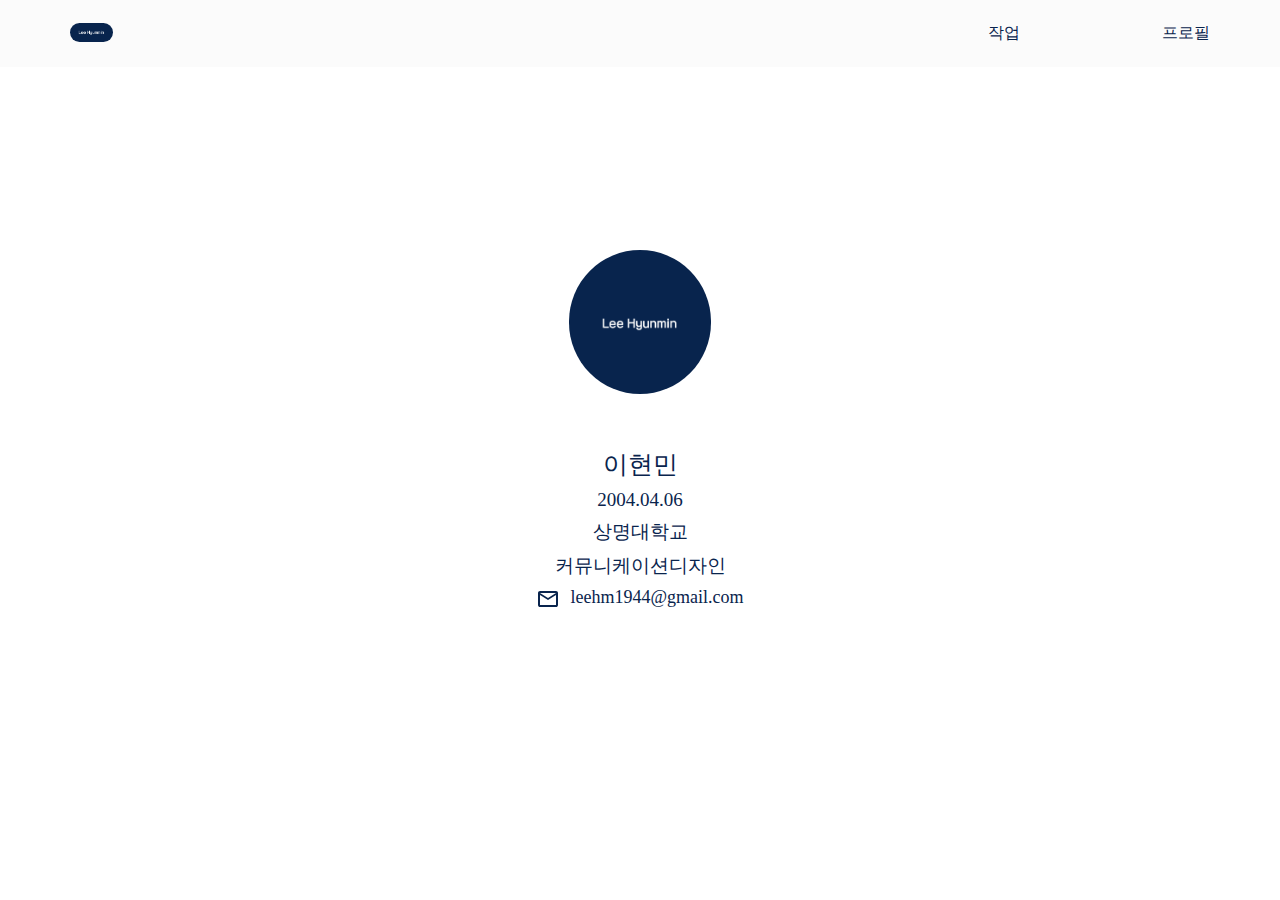
<file: profile/profile.html>
<!DOCTYPE html>
<html lang="ko">
  <head>
    <meta charset="UTF-8" />
    <meta name="viewport" content="width=device-width, initial-scale=1.0" />
    <title>Document</title>
    <link rel="stylesheet" href="./style/profile/style.css" />
  </head>
  <body>
    <div class="nav">
      <div class="nav_left">
        <a href="https://leehyunmin04.github.io/leehm_portfolio/">
          <img class="nav__icon" src="../assets/mock-up/lee-icon.png" />
        </a>
      </div>
      <div class="nav_right">
        <div></div>
        <a
          class="nav_right-text"
          href="https://leehyunmin04.github.io/leehm_portfolio/project/pj-main.html"
          >작업</a
        >
        <a
          class="nav_right-text"
          href="https://leehyunmin04.github.io/leehm_portfolio/profile/profile.html"
          >프로필</a
        >
      </div>
    </div>
    <div class="profile">
      <!-- <h1 class="profile__title">profile</h1> -->
      <div class="profile__wrap">
        <div class="profile__img">
          <img class="profile__img-img" src="../assets/mock-up/lee.png" />
        </div>
        <div class="profile__text">
          <div class="profile__text-name profile__text-in">이현민</div>
          <div class="profile__text-in">2004.04.06</div>
          <div class="profile__text-in">상명대학교</div>
          <div class="profile__text-in">커뮤니케이션디자인</div>

          <a
            class="profile__text-email profile__text-in"
            href="mailto:leehm1944@gmail.com"
          >
            <svg
              class="profile__text-email-icon"
              xmlns="http://www.w3.org/2000/svg"
              height="24px"
              viewBox="0 -960 960 960"
            >
              <path
                d="M160-160q-33 0-56.5-23.5T80-240v-480q0-33 23.5-56.5T160-800h640q33 0 56.5 23.5T880-720v480q0 33-23.5 56.5T800-160H160Zm320-280L160-640v400h640v-400L480-440Zm0-80 320-200H160l320 200ZM160-640v-80 480-400Z"
              />
            </svg>
            <div>leehm1944@gmail.com</div>
          </a>
        </div>
      </div>
    </div>
  </body>
</html>
</file>
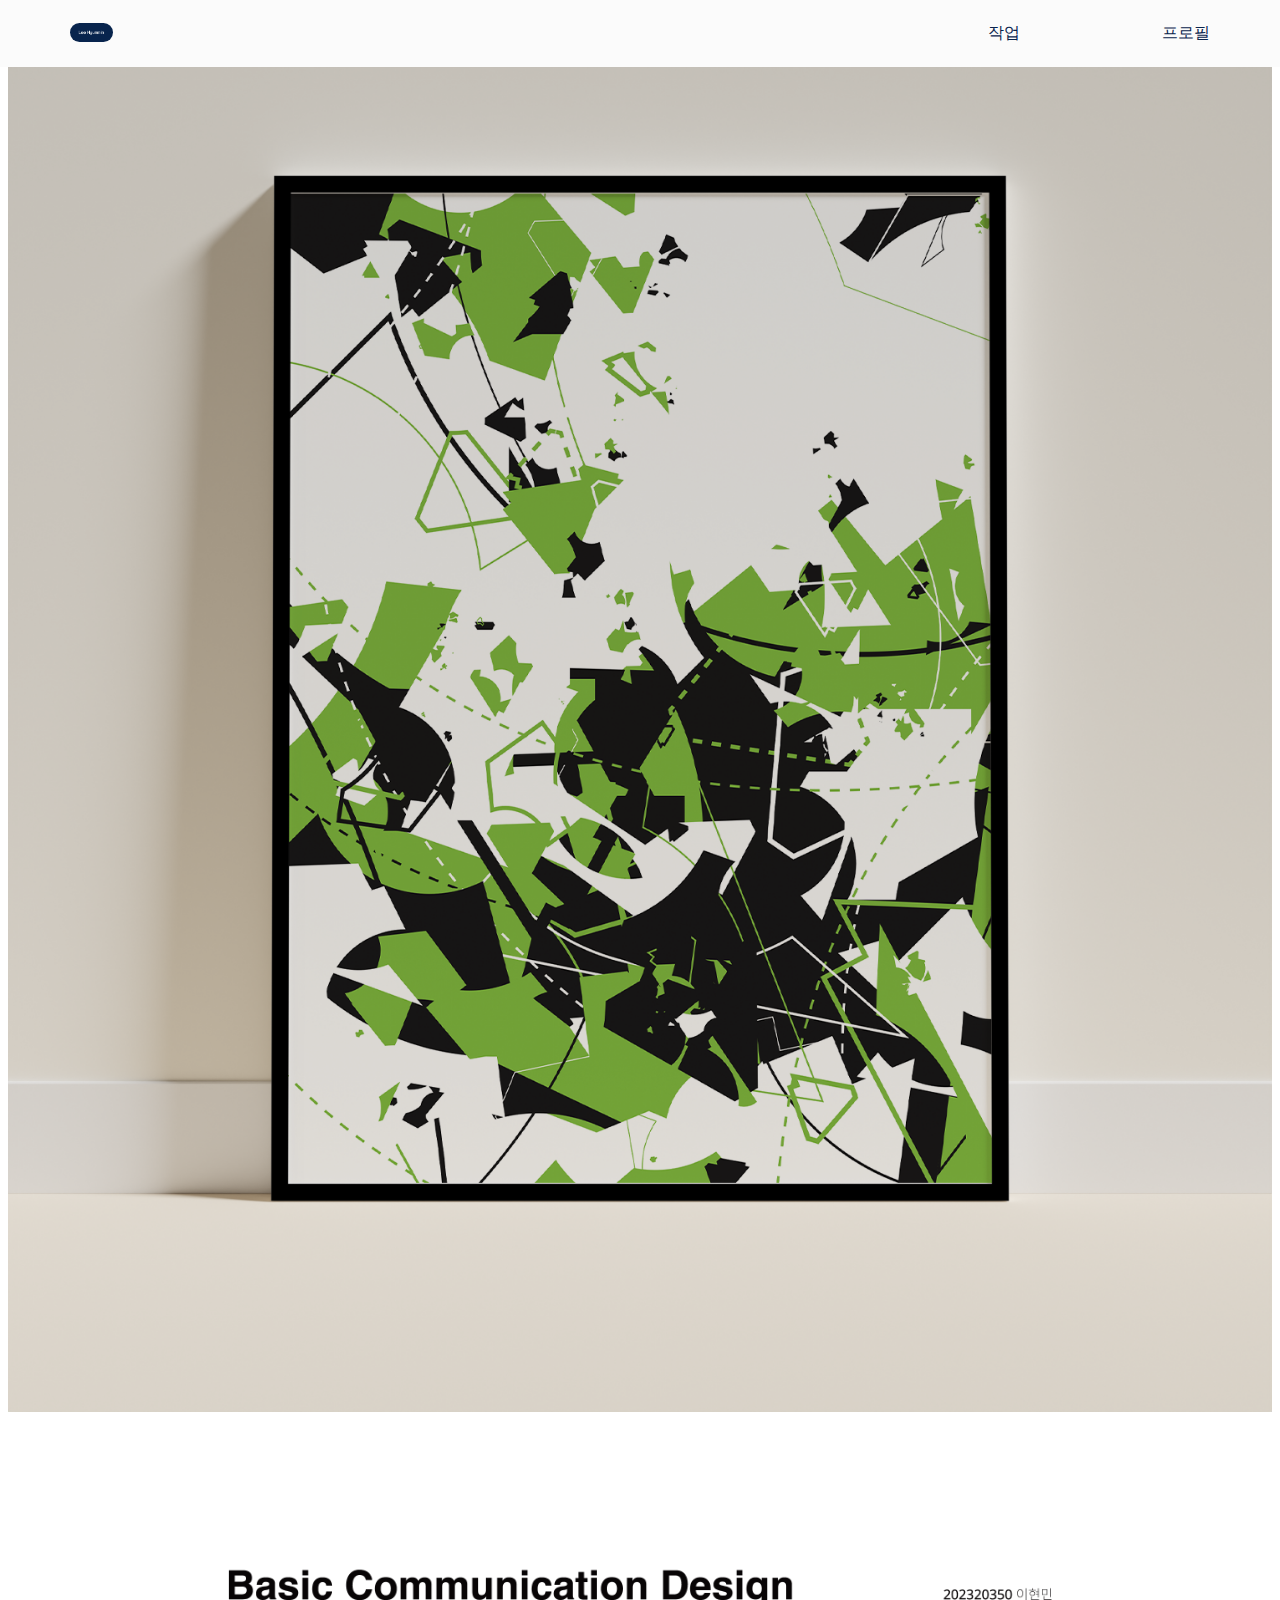
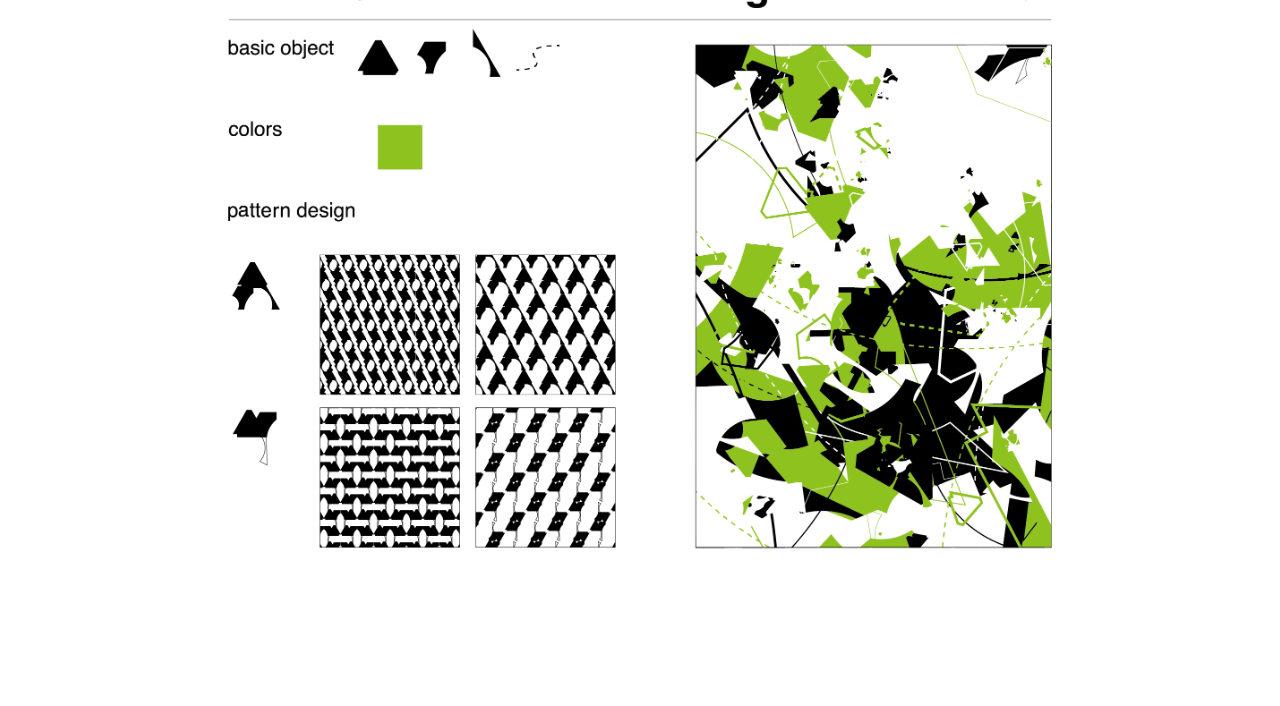
<file: project/pj3.html>
<!DOCTYPE html>
<html lang="ko">
  <head>
    <meta charset="UTF-8" />
    <meta name="viewport" content="width=device-width, initial-scale=1.0" />
    <title>프로젝트2-커디1</title>
    <link rel="stylesheet" href="./style/project3/style.css" />
  </head>
  <body>
    <div class="nav">
      <div class="nav_left">
        <a href="https://leehyunmin04.github.io/leehm_portfolio/">
          <img class="nav__icon" src="../assets/mock-up/lee-icon.png" />
        </a>
      </div>
      <div class="nav_right">
        <div></div>
        <a
          class="nav_right-text"
          href="https://leehyunmin04.github.io/leehm_portfolio/project/pj-main.html"
          >작업</a
        >
        <a
          class="nav_right-text"
          href="https://leehyunmin04.github.io/leehm_portfolio/profile/profile.html"
          >프로필</a
        >
      </div>
    </div>
    <div class="main">
      <img class="img" src="../assets/mock-up/aseries_Frame_Poster.png" />
      <div class="cdimg">
        <!-- <img class="cdimg-in-a" src="../assets/cd1.png" /> -->
        <img class="cdimg-in" src="../assets/cd-fin.png" />
      </div>
    </div>
  </body>
</html>
</file>
<file: profile/style/profile/style.css>
* {
  box-sizing: border-box;
}

img {
  display: block;
}

.nav {
  position: fixed;
  background-color: #fbfbfb;
  margin-bottom: 50px;
  color: #09244d;
  display: grid;
  grid-template-columns: 1fr 1fr;
  padding-block: 23px;
  padding-inline: 70px;
  left: 0;
  right: 0;
  top: 0;
}
.nav_left {
  margin-right: 300px;
}
.nav_right {
  display: grid;
  align-items: center;
  grid-template-columns: 1fr 1fr 1fr;
  place-items: center end;
}
.nav_right-text {
  color: #09244d;
  text-decoration: none;
  font-weight: 450;
}
.nav__icon {
  padding: 0;
  margin: 0;
  width: 16%;
  border-radius: 15px;
}

.profile {
  display: grid;
  margin-top: 200px;
  color: #09244d;
  font-size: 40px;
  font-weight: 500;
  text-align: center;
}
.profile__wrap {
  border-radius: 17px;
  padding: 25px;
  padding-top: 0px;
}
.profile__text {
  align-content: center;
  font-weight: 400;
  font-size: 19px;
}
.profile__text-name {
  font-size: 25px;
  font-weight: 500;
}
.profile__text-email {
  color: #09244d;
  fill: #09244d;
  display: grid;
  grid-column: 1;
  grid-template-columns: auto auto;
  font-size: 18px;
  text-align: center;
  justify-content: center;
  text-decoration: none;
}
.profile__text-email-icon {
  padding-right: 10px;
}
.profile__text-in {
  padding-block: 4px;
}
.profile__img {
  width: 100%;
  display: flex;
  justify-content: center;
  -o-object-fit: contain;
     object-fit: contain;
  text-align: center;
  margin-inline: auto;
}
.profile__img-img {
  width: 20%;
  border-radius: 100%;
  padding: 50px;
}
</file>
<file: project/style/project3/style.css>
* {
  box-sizing: border-box;
}

img {
  display: block;
  max-width: 100%;
}

.nav {
  position: fixed;
  background-color: #fbfbfb;
  margin-bottom: 50px;
  color: #09244d;
  display: grid;
  grid-template-columns: 1fr 1fr;
  padding-block: 23px;
  padding-inline: 70px;
  left: 0;
  right: 0;
  top: 0;
}
.nav_left {
  margin-right: 300px;
}
.nav_right {
  display: grid;
  grid-template-columns: 1fr 1fr 1fr;
  place-items: center end;
}
.nav_right-text {
  color: #09244d;
  text-decoration: none;
  font-weight: 450;
}
.nav__icon {
  padding: 0;
  margin: 0;
  width: 16%;
  border-radius: 15px;
}

.web {
  margin: 50px;
  margin-top: 200px;
  text-align: center;
  align-items: center;
}
.web-text {
  border: 4px dashed rgba(9, 36, 77, 0.2117647059);
  text-align: center;
  align-items: center;
  padding: 20px;
  border-radius: 30px;
  font-size: 100px;
  font-weight: 600;
  color: #09244d;
  text-decoration: none;
  padding-top: 33px;
}

.img {
  width: 100%;
}

.cdimg {
  margin-inline: 150px;
  margin-block: 100px;
  align-items: center;
}
.cdimg-in {
  padding: 20px;
}

.pattern {
  padding-inline: 100px;
  display: grid;
  grid-template-columns: 1fr 1fr;
  grid-template-rows: 1fr 1fr;
  aspect-ratio: 1/1;
  padding: 250px;
}
.pattern-in {
  padding: 30px;
  border-radius: 100%;
  width: 100%;
  height: 100%;
}
.pattern-fin {
  padding-inline: 200px;
  margin-top: 100px;
  width: 100%;
}
</file>
